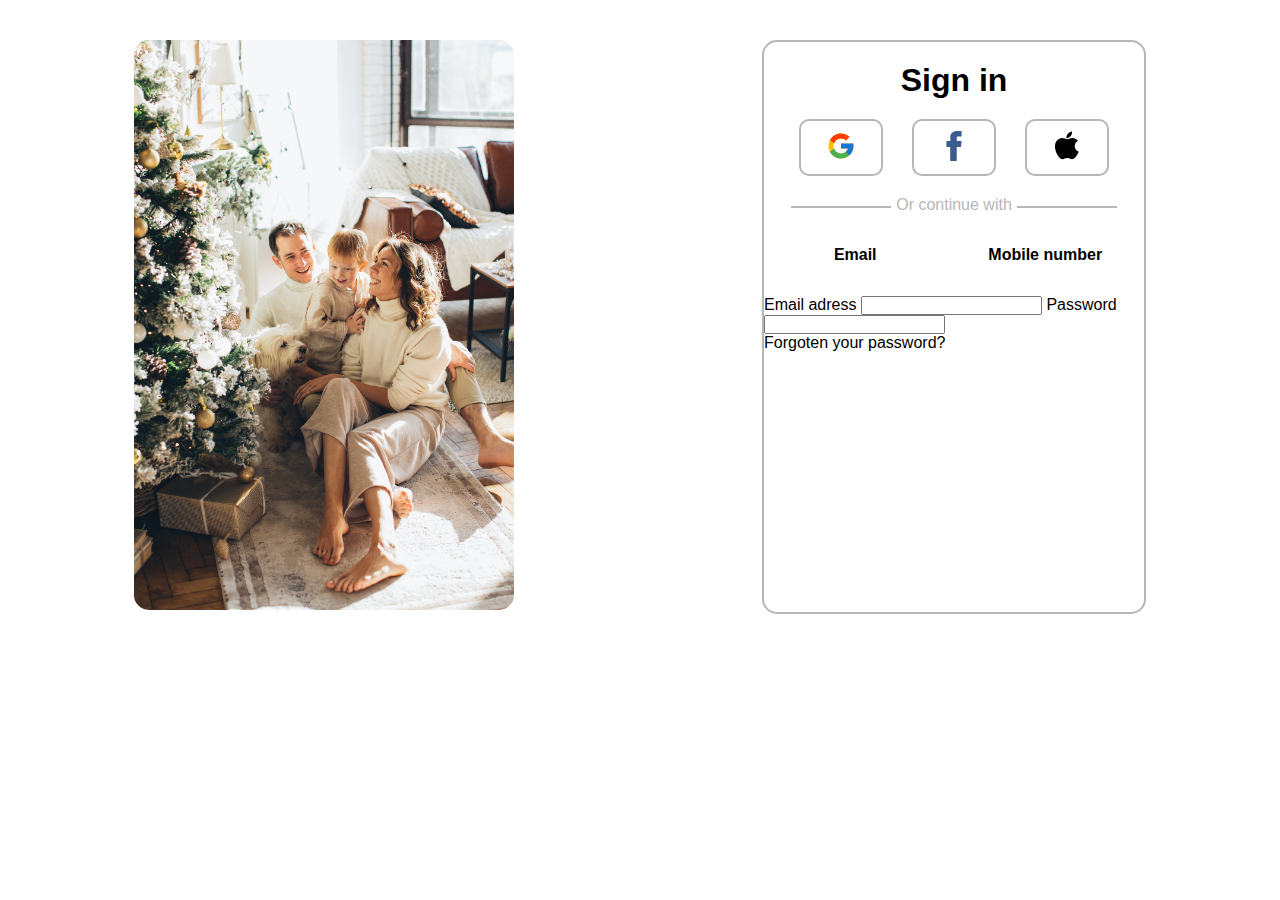
<file: index.html>
<!DOCTYPE html>
<html lang="en">
<head>
    <meta charset="UTF-8">
    <meta http-equiv="X-UA-Compatible" content="IE=edge">
    <meta name="viewport" content="width=device-width, initial-scale=1.0">
    <title>Giftify</title>
    <link rel="stylesheet" href="estilo.css">
</head>

<body>
    <section>
        <!-- PRIMER DIV -->
        <div class="imagen">
            <img src="FotoPincipal.jpg" alt="Foto de una familia feliz">
        </div>
        <!-- SEGUNDO DIV -->
        <div class="menuPrincipal">
            <h1>Sign in</h1>
            <!-- redes sociales -->
            <div class="cont-svg">
                <div>
                    <button>
                        <img src="google.svg" alt="Icono de Google" class="svg">
                    </button>
                </div>
                <div>
                    <button>
                        <img src="facebook.svg" alt="Icono de Facebook" class="svg">
                    </button>
                </div>
                <div>
                    <button>
                        <img src="apple.svg" alt="Icono de Apple" class="svg">
                    </button>
                </div>
            </div>
            <!-- termina redes sociales -->
            
            <!-- empieza DIV BOTONES EMAIL/MOBILE NUMBER -->

            <div class="cont-parrafo">
                <p class="parrafo">Or continue with</p>
            </div>
            
            <div class="email-mobile">
                <button class="botones email">
                    <p>Email</p>
                </button>
                <button class="botones">
                    <p>Mobile number</p> 
                </button>
            </div>

            <!-- termina div botones y email-->

            <!-- empieza el formulario -->

            <div>
                <form>
                    <label>Email adress</label>
                    <input type="text">
                    <label>Password</label>
                    <input type="text">
                    <p>Forgoten your password?</p>
                </form>
            </div>
        </div>

    </section>
</body>

</html>
</file>
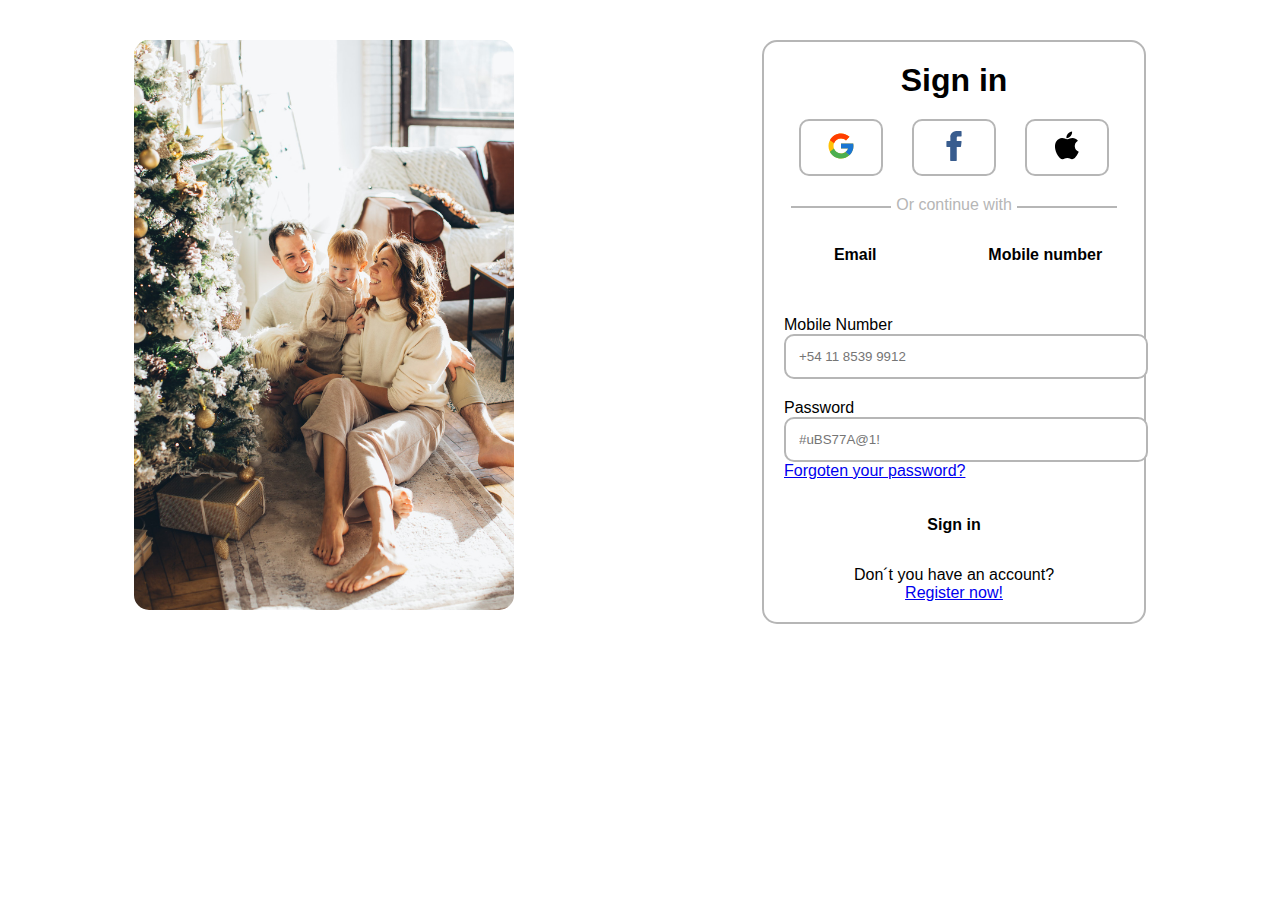
<file: mobilenumber.html>
<!DOCTYPE html>
<html lang="en">
<head>
    <meta charset="UTF-8">
    <meta http-equiv="X-UA-Compatible" content="IE=edge">
    <meta name="viewport" content="width=device-width, initial-scale=1.0">
    <title>Giftify</title>
    <link rel="stylesheet" href="estilo.css">
</head>

<body>
    <section>
        <!-- PRIMER DIV -->
        <div class="imagen">
            <img src="FotoPincipal.jpg" alt="Foto de una familia feliz">
        </div>
        <!-- SEGUNDO DIV -->
        <div class="menuPrincipal">
            <h1>Sign in</h1>
            <!-- redes sociales -->
            <div class="cont-svg">
                <div>
                    <a href="https://myaccount.google.com/"> <button>
                        <img src="google.svg" alt="Icono de Google" class="svg">
                    </button></a>
                   
                </div>
                <div>
                    <a href="https://es-la.facebook.com/"> <button>
                        <img src="facebook.svg" alt="Icono de Facebook" class="svg">
                    </button></a>
                   
                </div>
                <div>
                    <a href="https://appleid.apple.com/sign-in"><button>
                        <img src="apple.svg" alt="Icono de Apple" class="svg">
                    </button></a>
                    
                </div>
            </div>
            <!-- termina redes sociales -->
            
            <!-- empieza DIV BOTONES EMAIL/MOBILE NUMBER -->

            <div class="cont-parrafo">
                <p class="parrafo">Or continue with</p>
            </div>
            
            <div class="email-mobile">
                <a href="index.html"> <button class="botones email">
                    <p>Email</p>
                </button></a>
               
                <a href="#"> <button class="botones">
                    <p>Mobile number</p> 
                </button></a>
            </div>

            <!-- termina div botones y email-->

            <!-- empieza el formulario -->

            <div class="formulario">
                <form>
                    <div class="form-email">
                        <p>Mobile Number</p>
                    <input type="number" placeholder="+54 11 8539 9912" class="cuadro-form" required>
                    </div>
                    
                    <div class="form-pass">
                        <p>Password</p>
                    <input type="password" placeholder="#uBS77A@1!" class="cuadro-form" required>
                    <a href="#"><p>Forgoten your password?</p></a>
                    
                </div>
                
                <div class="singin">
                    <button class="botones email">Sign in</button>
                </div>

                <div class="final">
                    <p class="final-p">Don´t you have an account?</p>
                    <a href="#">Register now!</a>
                </div>

                

                    
                </form>
            </div>

            
        </div>

    </section>
</body>

</html>
</file>
<file: estilo.css>
@import url('https://fonts.cdnfonts.com/css/sesame-futura');
*{
    margin: 0;
    padding: 0;
    font-family: 'Sesame Futura', sans-serif;
}

/* propiedades base */

button{
    background-color: white;
    border: 2px solid rgb(182, 182, 182);
    border-radius: 10px;
    transition: background .3s, transform .2s;

}

h1{
    text-align: center;
    margin: 20px;
}

section{
    display: flex;
    justify-content: space-around;
}

img{
    width: 380px;
    border-radius: 15px;
}

/* clases */

.final{
    text-align: center;
}

.singin{
    display: flex;
    justify-content: center;
}

.cuadro-form{
    padding: 13px 170px 13px 13px;
    border: 2px solid rgb(182, 182, 182);
    border-radius: 10px;
}

.form-pass{
    margin-bottom: 4px;
}

.form-email{
    margin-bottom: 20px;
}

.formulario{
    flex-direction: column;
    font-size: 16px;
    margin: 20px;
}

.imagen{
    margin: 40px 40px 60px 50px;
}

.menuPrincipal{
    margin: 40px 50px 60px 40px;
    border: 2px solid rgb(182, 182, 182);
    border-radius: 15px;
    width: 380px;
}
.svg{
    padding: 10px 25px 10px 25px;
    width: 30px;
}

.parrafo{
    display: inline-block;
    position: relative;
}

.cont-svg{
    margin: 20px;
    display: flex;
    justify-content: space-around;
}

.email-mobile{
    text-align: center;
    color: rgb(182, 182, 182);
    display: flex;
    justify-content: space-around;
}

.botones{
    font-size: 16px;
    font-weight: 600;
    padding: 12px;
    margin: 20px;
    border: 0px;
}

.email{
    padding: 12px 40px 12px 40px;
}

.cont-parrafo{
    text-align: center;
    color: rgb(182, 182, 182);
}


/* clases con pseudo clases */

.botones:hover{
    transform: scale(1.1);
    background-color: rgb(255, 153, 0);
    border-color: #ffffff;
    color: white;
}

button:hover{
    transform: scale(1.1);
    background-color: rgb(255, 255, 255);
    border-color: #fc7a00;
}

    
.parrafo::after, .parrafo::before{
    content:"";
    position: absolute;
    width: 100px;
    height: 2px;
    background-color: currentColor;
    top: 0.6em;
}

.parrafo::before{
    left:-105px;
}

.parrafo::after{
    right: -105px;
}
</file>
